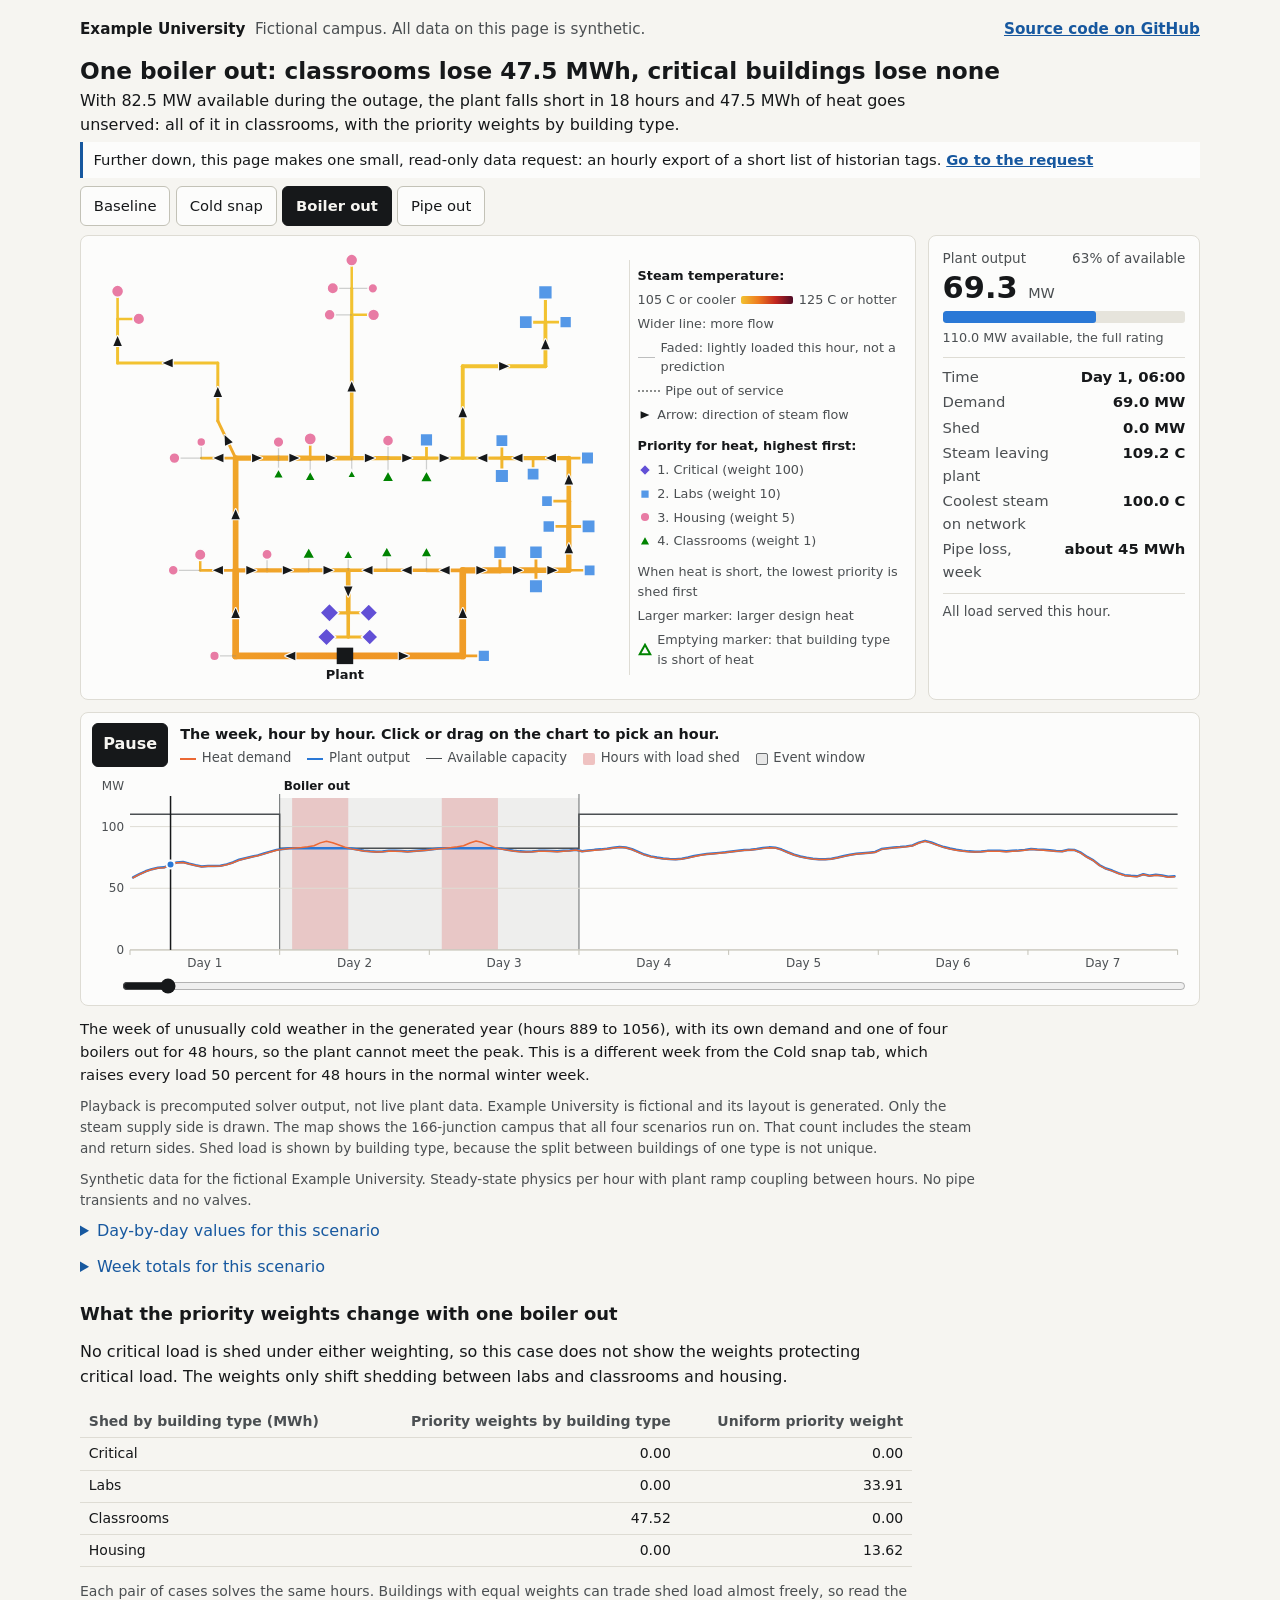
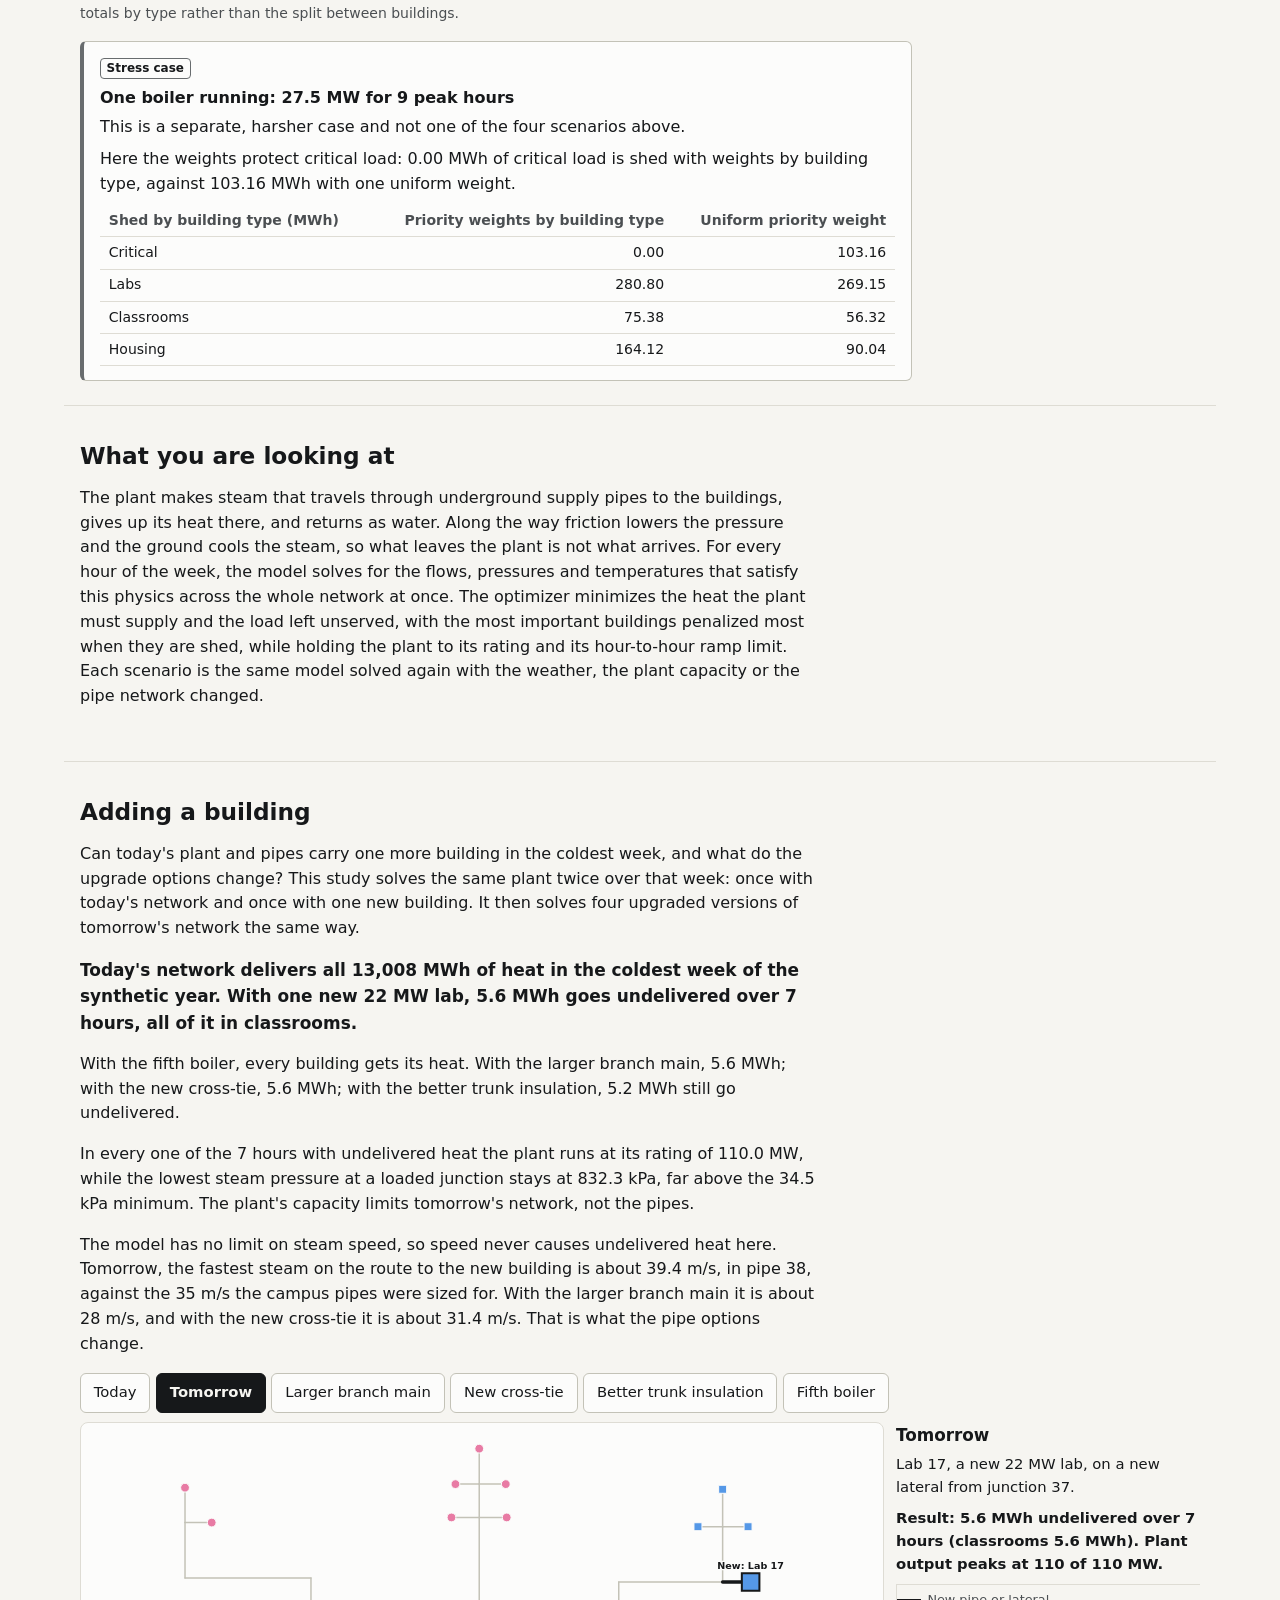
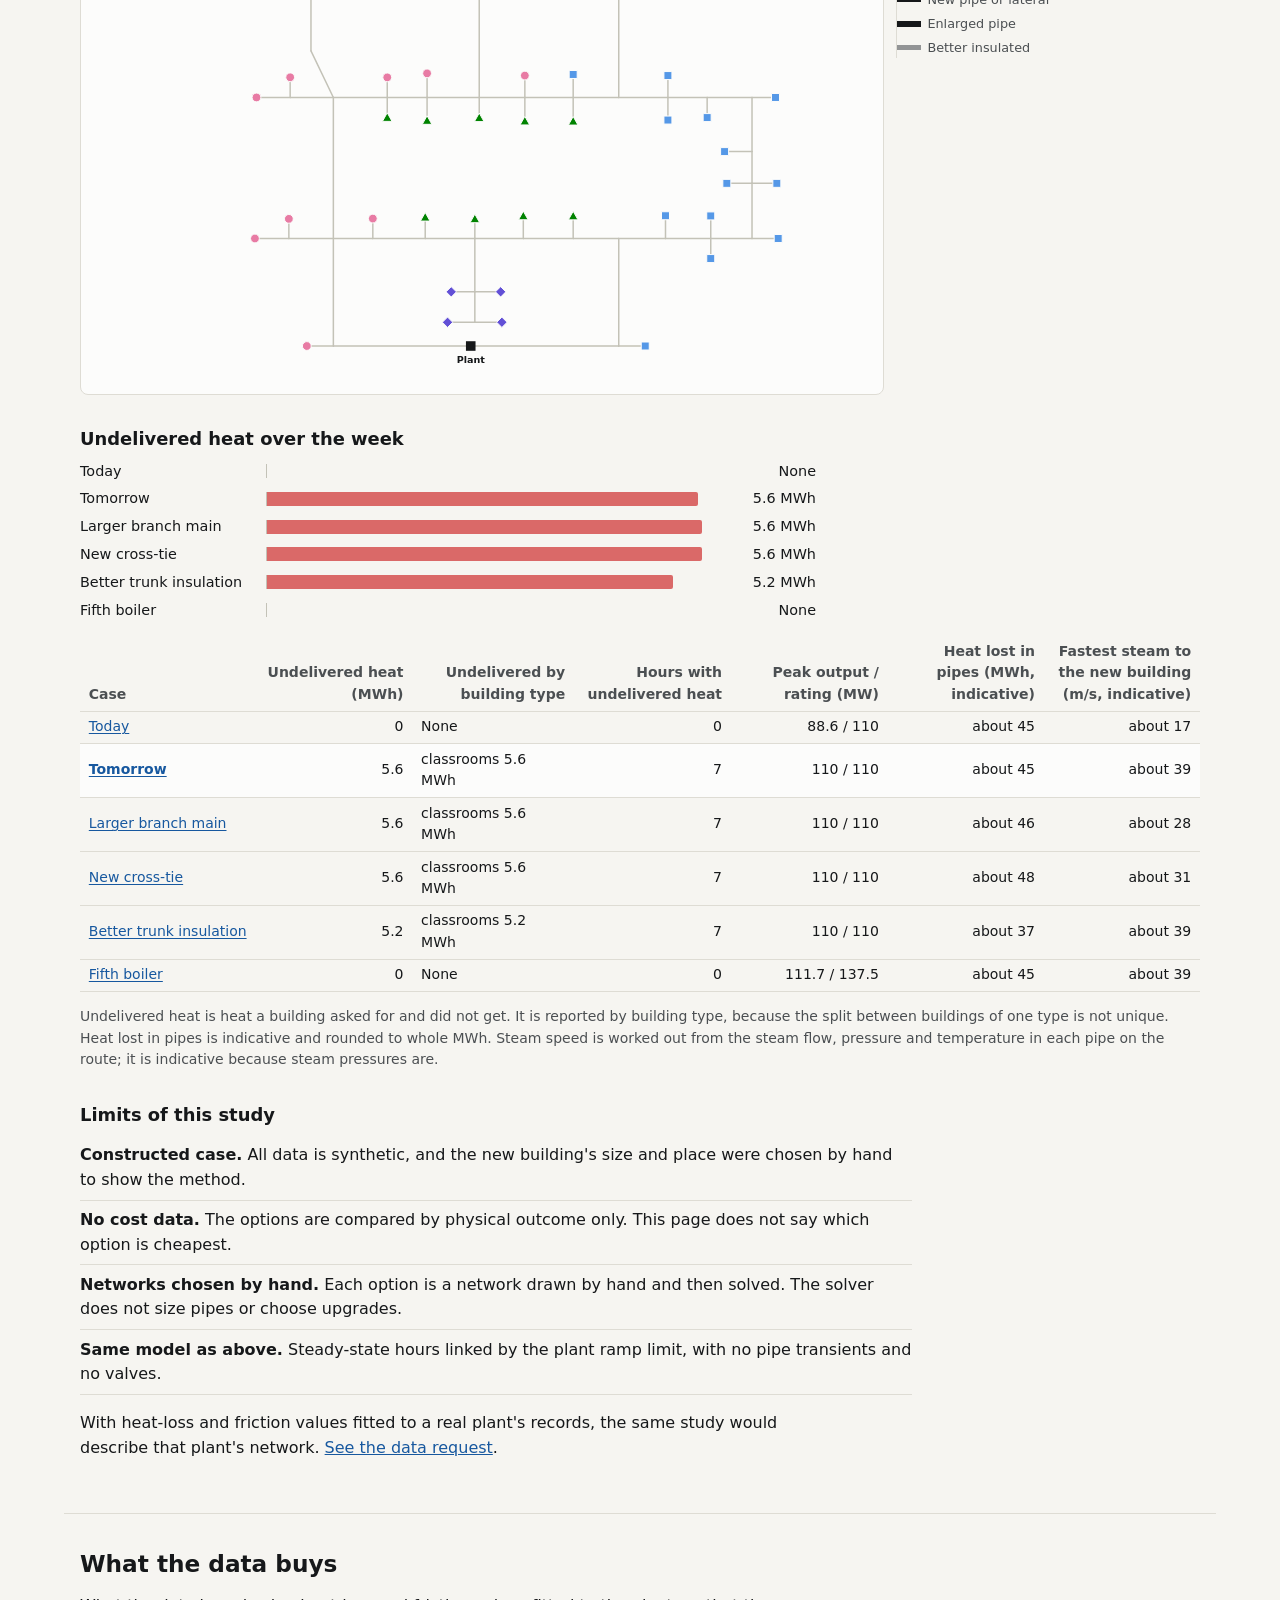
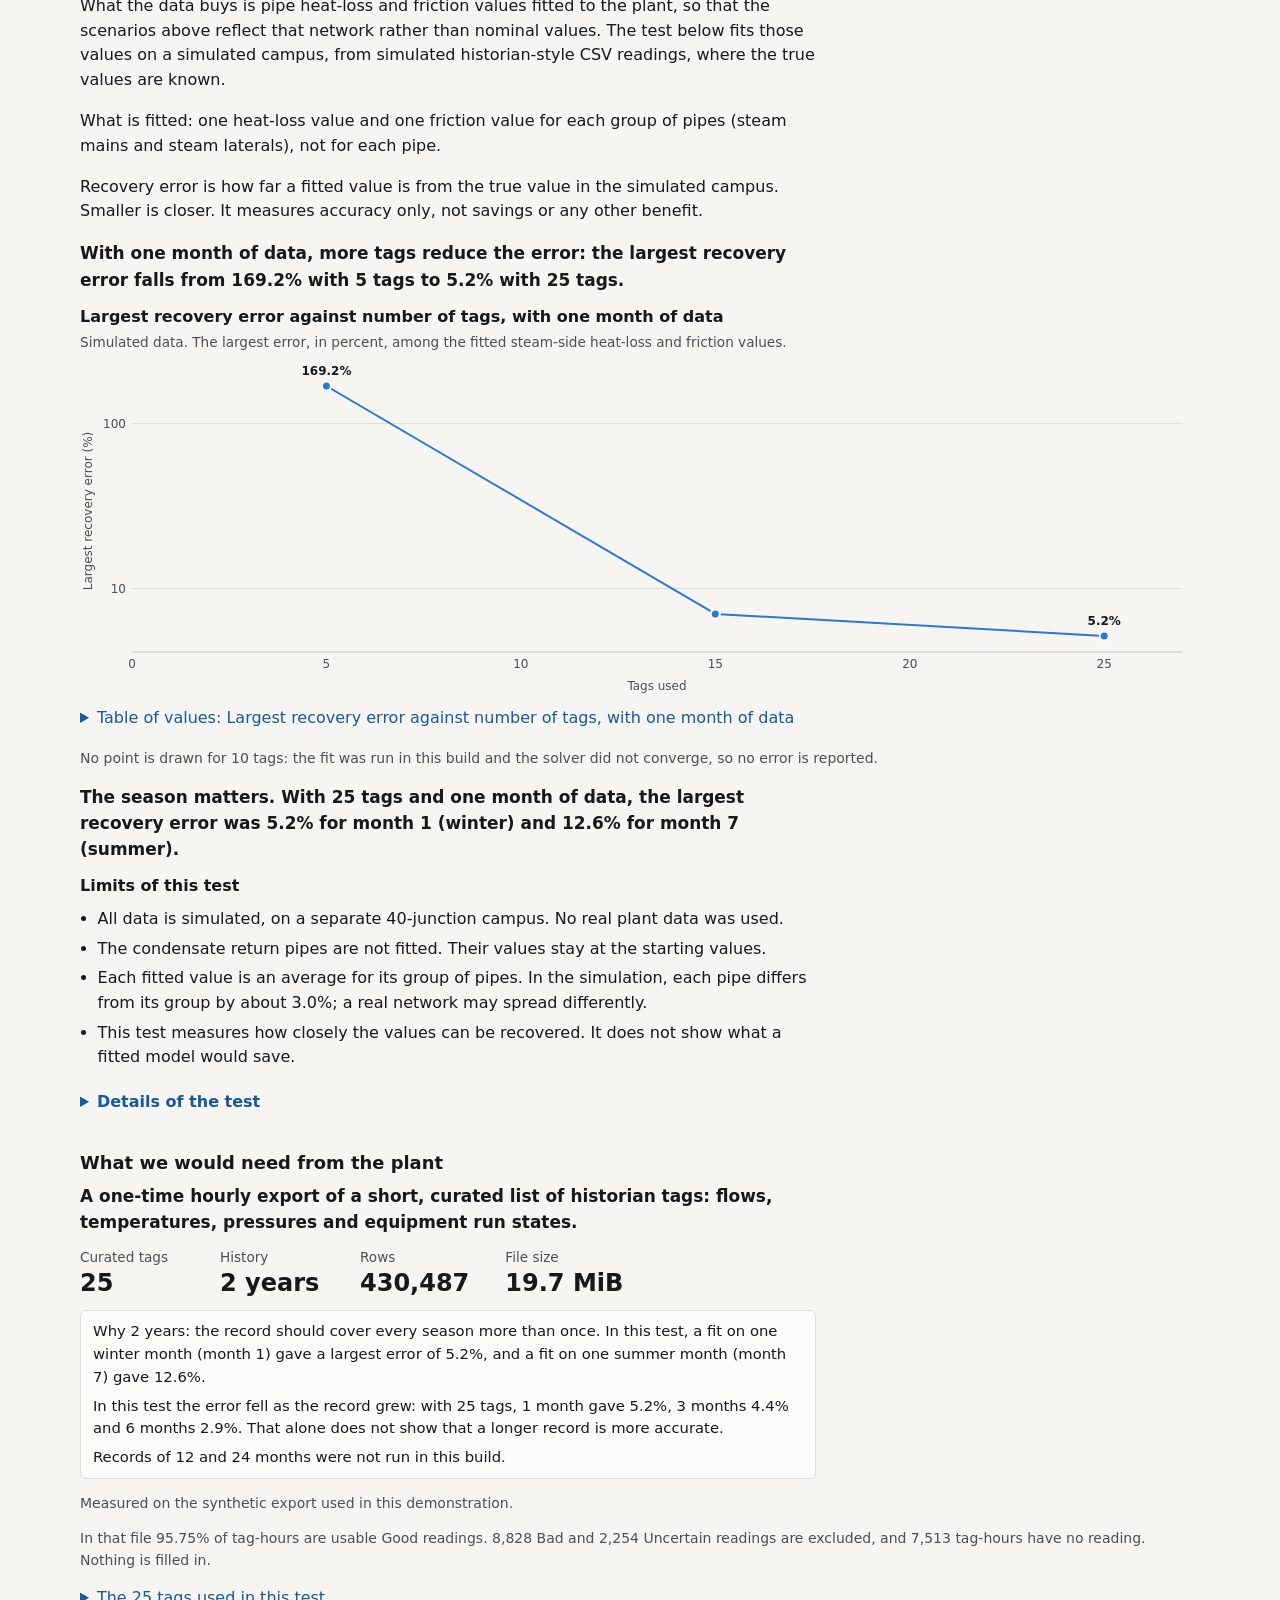
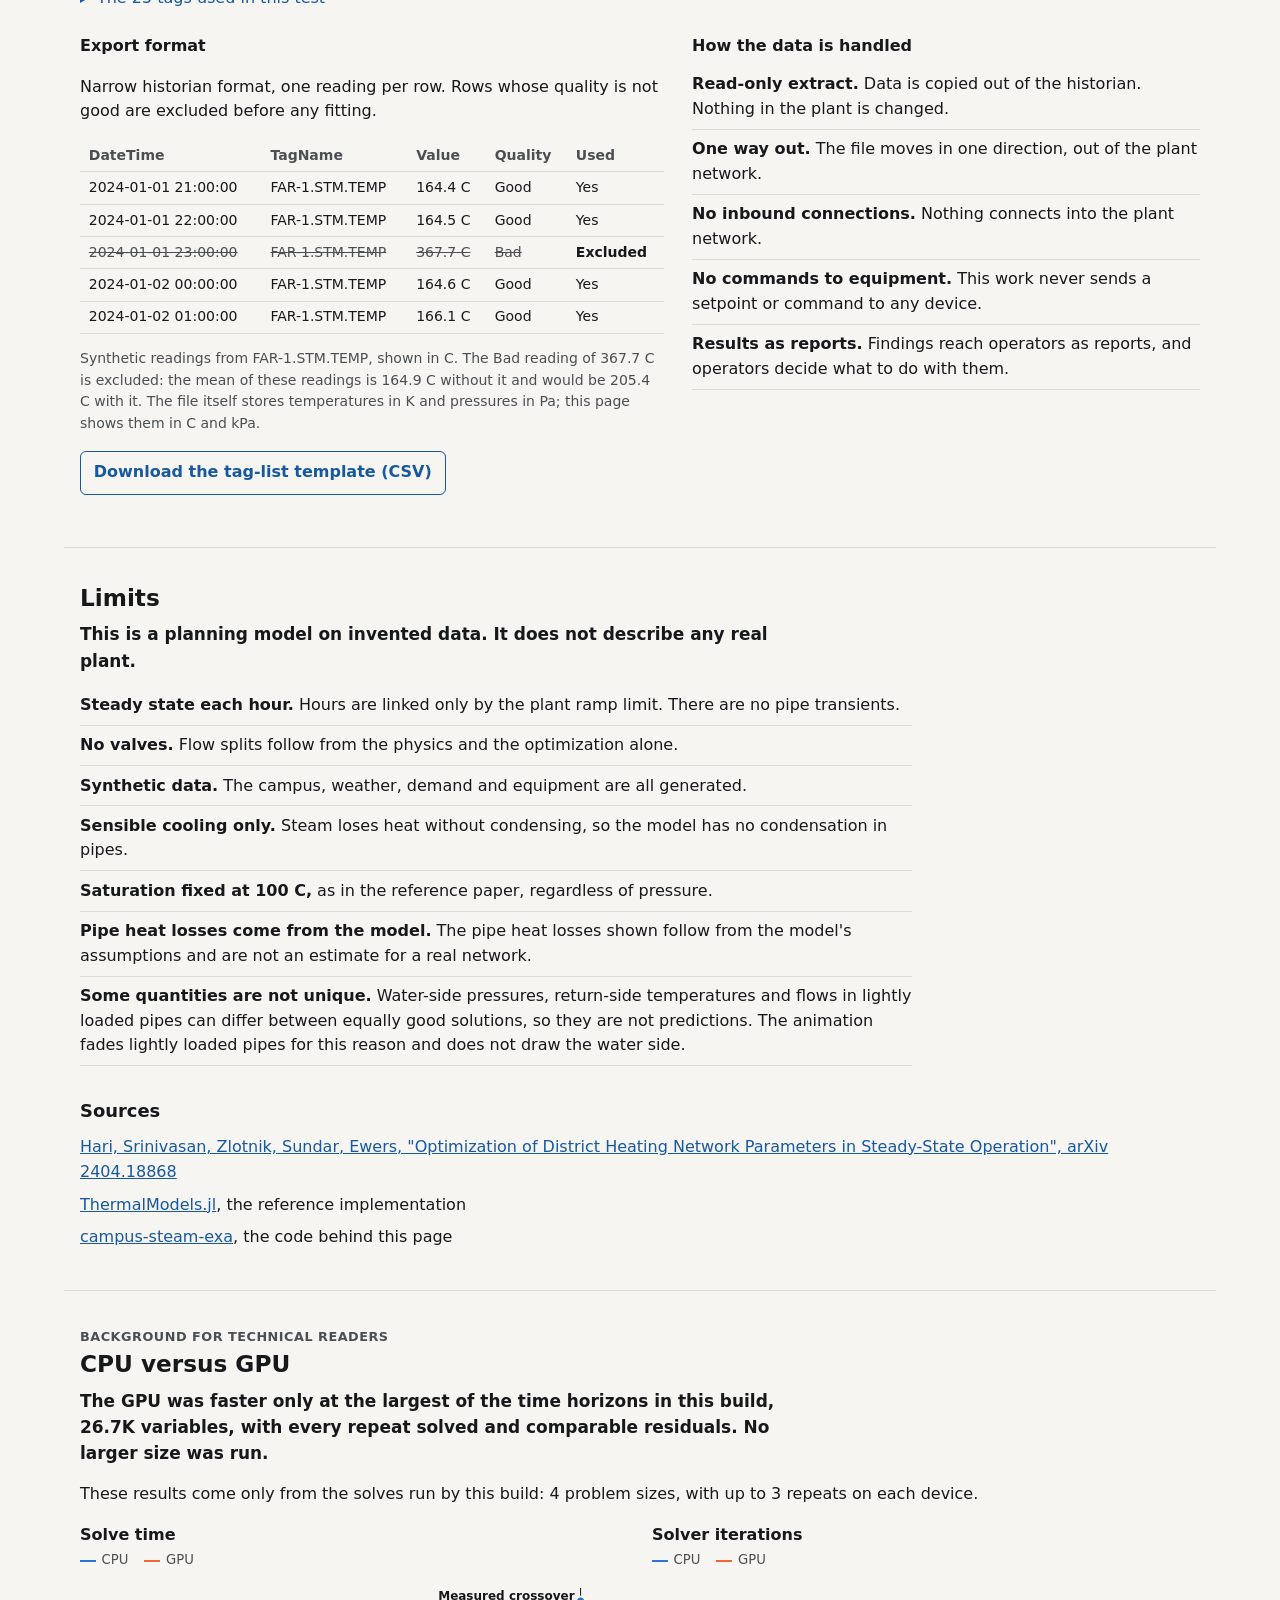
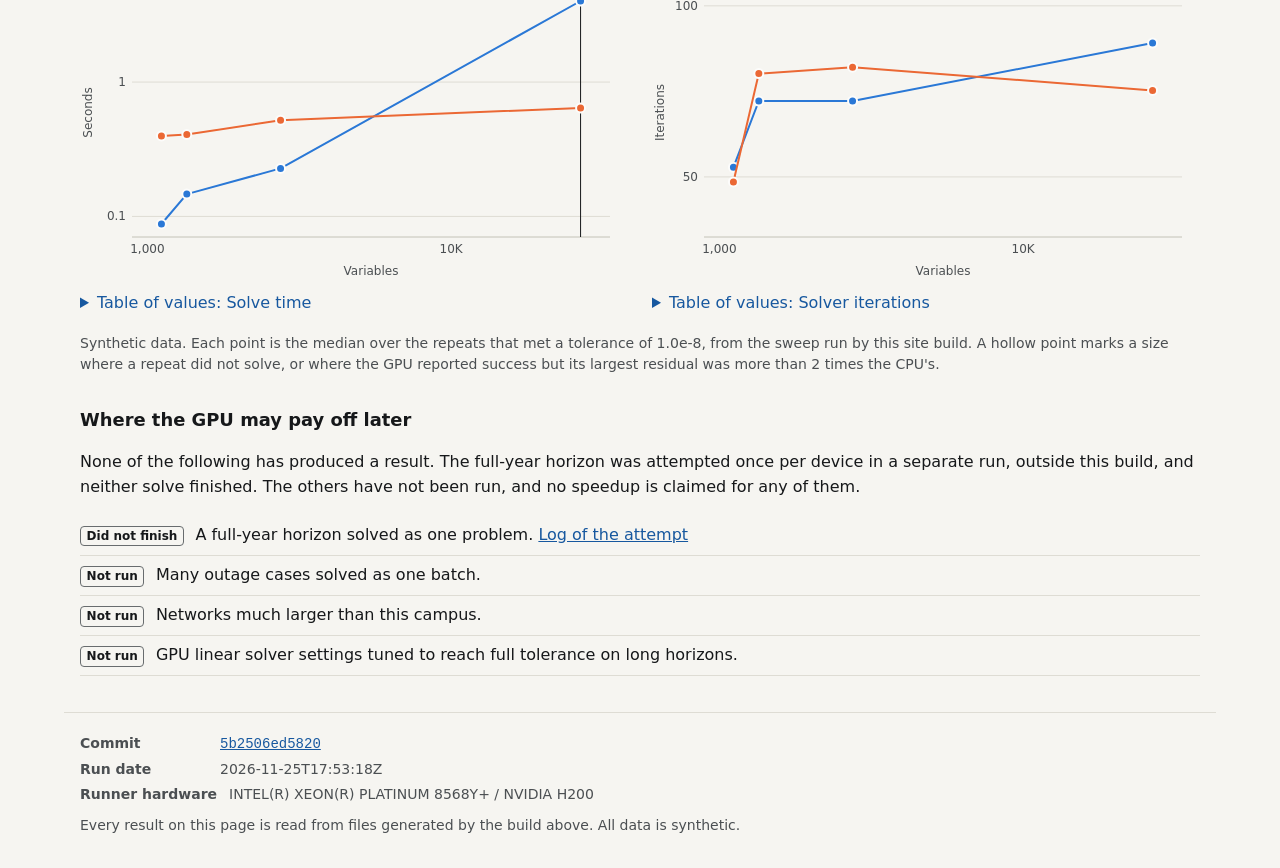
<file: index.html>
<!doctype html>
<html lang="en">
<head>
<meta charset="utf-8">
<meta name="viewport" content="width=device-width, initial-scale=1">
<title>Example University campus steam demonstration</title>
<meta name="description" content="Hour-by-hour steam network optimization on a fictional campus, using entirely synthetic data.">
<link rel="stylesheet" href="assets/site.css">
<script type="module" src="assets/main.js"></script>
</head>
<body>
<a class="skip" href="#explain">Skip the animation</a>

<header class="masthead wrap">
  <p class="brand">Example University <span>Fictional campus. All data on this page is synthetic.</span></p>
  <a class="source-link" href="https://github.com/exanauts/campus-steam-exa">Source code on GitHub</a>
</header>

<main>
<section class="hero wrap" id="hero" aria-labelledby="hero-title">
  <h1 id="hero-title">How a campus steam network carries a hard week</h1>
  <p class="hero-sub" id="hero-sub" hidden></p>
  <p class="request-note">Further down, this page makes one small, read-only data request: an hourly export of a short list of historian tags. <a href="#ask-title">Go to the request</a></p>

  <fieldset class="scenarios" id="scenario-switch">
    <legend>Scenario</legend>
    <label><input type="radio" name="scenario" value="baseline"><span>Baseline</span></label>
    <label><input type="radio" name="scenario" value="cold_snap"><span>Cold snap</span></label>
    <label><input type="radio" name="scenario" value="plant_derate" checked><span>Boiler out</span></label>
    <label><input type="radio" name="scenario" value="pipe_out"><span>Pipe out</span></label>
  </fieldset>

  <div class="stage">
    <figure class="map-card">
      <div class="map" id="map"></div>
      <div class="map-key" id="map-key" hidden></div>
    </figure>
    <aside class="panel" id="panel" aria-label="Plant status at the selected hour" hidden></aside>
    <div class="transport" id="transport" hidden>
      <div class="timeline-head">
        <button type="button" id="play" class="play" aria-pressed="false">Play</button>
        <div>
          <p class="timeline-title">The week, hour by hour. Click or drag on the chart to pick an hour.</p>
          <ul class="legend" id="timeline-legend"></ul>
        </div>
      </div>
      <div class="timeline" id="timeline"></div>
      <input type="range" id="scrubber" min="0" max="0" value="0" step="1" aria-label="Hour of the week">
    </div>
  </div>

  <p class="hero-context" id="hero-context" hidden></p>
  <p class="caption">Playback is precomputed solver output, not live plant data. Example University is fictional and its layout is generated. Only the steam supply side is drawn. <span id="campus-size"></span> Shed load is shown by building type, because the split between buildings of one type is not unique.</p>
  <p class="caption" id="hero-labels" hidden></p>
  <p class="sr-only" id="hero-live" aria-live="polite"></p>
  <div class="hero-tables" id="hero-tables"></div>
</section>

<section class="wrap band" id="explain" aria-labelledby="explain-title">
  <h2 id="explain-title">What you are looking at</h2>
  <p class="prose">The plant makes steam that travels through underground supply pipes to the buildings, gives up its heat there, and returns as water. Along the way friction lowers the pressure and the ground cools the steam, so what leaves the plant is not what arrives. For every hour of the week, the model solves for the flows, pressures and temperatures that satisfy this physics across the whole network at once. The optimizer minimizes the heat the plant must supply and the load left unserved, with the most important buildings penalized most when they are shed, while holding the plant to its rating and its hour-to-hour ramp limit. Each scenario is the same model solved again with the weather, the plant capacity or the pipe network changed.</p>
</section>

<section class="wrap band" id="expansion" aria-labelledby="expansion-title">
  <h2 id="expansion-title">Adding a building</h2>
  <p class="prose">Can today's plant and pipes carry one more building in the coldest week, and what do the upgrade options change? This study solves the same plant twice over that week: once with today's network and once with one new building. It then solves four upgraded versions of tomorrow's network the same way.</p>
  <div id="expansion-body"></div>
  <h3>Limits of this study</h3>
  <ul class="limits">
    <li><strong>Constructed case.</strong> All data is synthetic, and the new building's size and place were chosen by hand to show the method.</li>
    <li><strong>No cost data.</strong> The options are compared by physical outcome only. This page does not say which option is cheapest.</li>
    <li><strong>Networks chosen by hand.</strong> Each option is a network drawn by hand and then solved. The solver does not size pipes or choose upgrades.</li>
    <li><strong>Same model as above.</strong> Steady-state hours linked by the plant ramp limit, with no pipe transients and no valves.</li>
  </ul>
  <p class="prose">With heat-loss and friction values fitted to a real plant's records, the same study would describe that plant's network. <a href="#ask-title">See the data request</a>.</p>
</section>

<section class="wrap band" id="data-buys" aria-labelledby="data-title">
  <h2 id="data-title">What the data buys</h2>
  <div id="calibration"></div>

  <h3 id="ask-title">What we would need from the plant</h3>
  <p class="lead" id="ask-lead">A one-time hourly export of a short, curated list of historian tags: flows, temperatures, pressures and equipment run states.</p>
  <div id="ask-figures"></div>

  <div class="ask-grid">
    <div>
      <h4>Export format</h4>
      <p>Narrow historian format, one reading per row. Rows whose quality is not good are excluded before any fitting.</p>
      <div class="table-scroll" tabindex="0" role="region" aria-label="Example of the export format">
        <table class="sample" id="sample-table">
          <caption class="sr-only">Example rows in the export format, with one bad-quality row excluded</caption>
          <thead><tr><th scope="col">DateTime</th><th scope="col">TagName</th><th scope="col">Value</th><th scope="col">Quality</th><th scope="col">Used</th></tr></thead>
          <tbody id="sample-body"></tbody>
        </table>
      </div>
      <p class="note" id="sample-note"></p>
      <p id="template-slot"></p>
    </div>
    <div>
      <h4>How the data is handled</h4>
      <ul class="posture">
        <li><strong>Read-only extract.</strong> Data is copied out of the historian. Nothing in the plant is changed.</li>
        <li><strong>One way out.</strong> The file moves in one direction, out of the plant network.</li>
        <li><strong>No inbound connections.</strong> Nothing connects into the plant network.</li>
        <li><strong>No commands to equipment.</strong> This work never sends a setpoint or command to any device.</li>
        <li><strong>Results as reports.</strong> Findings reach operators as reports, and operators decide what to do with them.</li>
      </ul>
    </div>
  </div>
</section>


<section class="wrap band" id="limits" aria-labelledby="limits-title">
  <h2 id="limits-title">Limits</h2>
  <p class="lead">This is a planning model on invented data. It does not describe any real plant.</p>
  <ul class="limits">
    <li><strong>Steady state each hour.</strong> Hours are linked only by the plant ramp limit. There are no pipe transients.</li>
    <li><strong>No valves.</strong> Flow splits follow from the physics and the optimization alone.</li>
    <li><strong>Synthetic data.</strong> The campus, weather, demand and equipment are all generated.</li>
    <li><strong>Sensible cooling only.</strong> Steam loses heat without condensing, so the model has no condensation in pipes.</li>
    <li><strong>Saturation fixed at 100 C,</strong> as in the reference paper, regardless of pressure.</li>
    <li><strong>Pipe heat losses come from the model.</strong> The pipe heat losses shown follow from the model's assumptions and are not an estimate for a real network.</li>
    <li><strong>Some quantities are not unique.</strong> Water-side pressures, return-side temperatures and flows in lightly loaded pipes can differ between equally good solutions, so they are not predictions. The animation fades lightly loaded pipes for this reason and does not draw the water side.</li>
  </ul>
  <h3>Sources</h3>
  <ul class="links">
    <li><a href="https://arxiv.org/abs/2404.18868">Hari, Srinivasan, Zlotnik, Sundar, Ewers, "Optimization of District Heating Network Parameters in Steady-State Operation", arXiv 2404.18868</a></li>
    <li><a href="https://github.com/lanl-ansi/ThermalModels.jl">ThermalModels.jl</a>, the reference implementation</li>
    <li><a href="https://github.com/exanauts/campus-steam-exa">campus-steam-exa</a>, the code behind this page</li>
  </ul>
</section>

<section class="wrap band" id="cpu-gpu" aria-labelledby="gpu-title">
  <p class="eyebrow">Background for technical readers</p>
  <h2 id="gpu-title">CPU versus GPU</h2>
  <div id="benchmarks"></div>
  <h3>Where the GPU may pay off later</h3>
  <p>None of the following has produced a result. The full-year horizon was attempted once per device in a separate run, outside this build, and neither solve finished. The others have not been run, and no speedup is claimed for any of them.</p>
  <ul class="roadmap">
    <li><span class="tag">Did not finish</span> A full-year horizon solved as one problem. <a href="https://github.com/exanauts/campus-steam-exa/blob/main/results/logs/benchmarks_year_attempt.txt">Log of the attempt</a></li>
    <li><span class="tag">Not run</span> Many outage cases solved as one batch.</li>
    <li><span class="tag">Not run</span> Networks much larger than this campus.</li>
    <li><span class="tag">Not run</span> GPU linear solver settings tuned to reach full tolerance on long horizons.</li>
  </ul>
</section>
</main>

<footer class="wrap foot">
  <dl>
    <div><dt>Commit</dt><dd id="commit">Not available in this build</dd></div>
    <div><dt>Run date</dt><dd id="run-date">Not available in this build</dd></div>
    <div><dt>Runner hardware</dt><dd id="hardware">Not available in this build</dd></div>
  </dl>
  <p>Every result on this page is read from files generated by the build above. All data is synthetic.</p>
</footer>
<noscript><p class="wrap">This page needs JavaScript to draw its charts. All data on it is synthetic.</p></noscript>
<div class="tip" id="tip" hidden></div>
</body>
</html>
</file>
<file: assets/site.css>
:root {
  color-scheme: light dark;
  --bg: #f6f5f1; --surface: #fcfcfb; --ink: #16181a; --ink-2: #4b4f52; --ink-3: #686c6e;
  --rule: #dedcd4; --axis: #c3c2b7; --link: #17589f; --accent: #17589f;
  --s1: #2a78d6; --s2: #eb6834;
  --bldg: #6f8091; --shed: #d03b3b; --out: #8b8d8c;
  --hot-0: #f2c230; --hot-1: #ee7b1f; --hot-2: #c2261f; --hot-3: #4d0a26;
  --t-critical: #6250d6; --t-lab: #5598e7; --t-classroom: #008300; --t-housing: #e87ba4;
  --meter-track: #e6e4dc; --meter-fill: #2a78d6; --meter-off: #b9b7ad;
}
@media (prefers-color-scheme: dark) {
  :root {
    --bg: #121312; --surface: #1a1a19; --ink: #f0efec; --ink-2: #c3c2b7; --ink-3: #a3a29a;
    --rule: #2f2f2c; --axis: #454541; --link: #86b6ef; --accent: #86b6ef;
    --s1: #3987e5; --s2: #d95926;
    --bldg: #8496a8; --shed: #ef6a6a; --out: #8b8d8c;
    --hot-0: #6b2030; --hot-1: #c2261f; --hot-2: #ee7b1f; --hot-3: #ffe08a;
    --t-critical: #6250d6; --t-lab: #4f93e6; --t-classroom: #0ca30c; --t-housing: #d55181;
    --meter-track: #2c2c2a; --meter-fill: #3987e5; --meter-off: #55554f;
  }
}
* { box-sizing: border-box; }
[hidden] { display: none !important; }
html { -webkit-text-size-adjust: 100%; scroll-behavior: smooth; }
body { margin: 0; background: var(--bg); color: var(--ink); font: 1rem/1.55 system-ui, -apple-system, "Segoe UI", Roboto, sans-serif; overflow-wrap: break-word; }
.wrap { width: 100%; max-width: 72rem; margin-inline: auto; padding-inline: 16px; }
a { color: var(--link); }
:focus-visible { outline: 3px solid var(--accent); outline-offset: 2px; border-radius: 2px; }
.sr-only { position: absolute; width: 1px; height: 1px; overflow: hidden; clip-path: inset(50%); white-space: nowrap; }
.skip { position: absolute; left: 16px; top: -4rem; background: var(--surface); padding: .5rem .75rem; z-index: 10; }
.skip:focus { top: .5rem; }

.masthead { padding-top: .75rem; display: flex; flex-wrap: wrap; justify-content: space-between; align-items: baseline; gap: .25rem 1.25rem; }
.source-link { font-size: .95rem; font-weight: 600; white-space: nowrap; padding-block: .35rem; }
.brand { margin: 0; font-weight: 650; font-size: .95rem; display: flex; flex-wrap: wrap; gap: .1rem .6rem; }
.brand span { font-weight: 400; color: var(--ink-2); }

.hero { padding-top: .35rem; padding-bottom: 1.5rem; }
h1 { font-size: clamp(1.2rem, 1rem + .6vw, 1.45rem); line-height: 1.25; margin: .25rem 0 .2rem; text-wrap: pretty; }
.hero-sub { margin: 0 0 .25rem; color: var(--ink); max-width: 56rem; }
.hero-context { margin: .75rem 0 .2rem; font-size: .925rem; max-width: 56rem; }
h2 { font-size: 1.45rem; line-height: 1.2; margin: 0 0 .6rem; }
h3 { font-size: 1.12rem; margin: 1.9rem 0 .4rem; }
h4 { font-size: 1rem; margin: 0 0 .3rem; }
.band { padding-top: 2.25rem; padding-bottom: 2.25rem; border-top: 1px solid var(--rule); }
.prose, .lead { max-width: 46rem; }
.lead { font-size: 1.06rem; font-weight: 550; margin: 0 0 .75rem; }
.note { color: var(--ink-2); font-size: .875rem; }

.scenarios { border: 0; padding: 0; margin: .4rem 0 .6rem; display: flex; flex-wrap: wrap; gap: .35rem; }
.scenarios legend { position: absolute; width: 1px; height: 1px; overflow: hidden; clip-path: inset(50%); }
.scenarios label { position: relative; cursor: pointer; }
.scenarios input { position: absolute; inset: 0; opacity: 0; margin: 0; cursor: pointer; }
.scenarios span { display: block; min-height: 2.5rem; line-height: 1.3; padding: .55rem .8rem; border: 1px solid var(--axis); border-radius: 6px; background: var(--surface); font-size: .925rem; }
.scenarios input:checked + span { background: var(--ink); border-color: var(--ink); color: var(--bg); font-weight: 600; }
.scenarios input:focus-visible + span { outline: 3px solid var(--accent); outline-offset: 2px; }
.scenarios input:disabled + span { color: var(--ink-3); border-style: dashed; background: transparent; }
.scenarios label:has(input:disabled), .scenarios input:disabled { cursor: not-allowed; }

.stage { display: grid; gap: .75rem; grid-template-columns: minmax(0, 1fr); }
.stage.has-panel { grid-template-columns: minmax(0, 1fr) 17rem; grid-template-areas: "map panel" "transport transport"; }
.map-card { grid-area: map; }
.panel { grid-area: panel; }
.transport { grid-area: transport; }
.stage:not(.has-panel) > * { grid-area: auto; }
.map-card { margin: 0; background: var(--surface); border: 1px solid var(--rule); border-radius: 8px; padding: .4rem; min-width: 0; position: relative; }
.map { width: 100%; }
.map svg { display: block; width: 100%; height: auto; max-height: 50vh; touch-action: pan-y; }
.map .pipe { fill: none; stroke-linecap: round; vector-effect: non-scaling-stroke; }
.map .pipe.out { stroke: var(--out); stroke-dasharray: 2 6; }
.map .pipe.faded { stroke: var(--out); opacity: .4; }
.map .out-mark { stroke: var(--shed); stroke-width: 2.5; fill: none; vector-effect: non-scaling-stroke; }
.map .pipe-hit { stroke: transparent; stroke-width: 12; vector-effect: non-scaling-stroke; pointer-events: stroke; }
.map .bldg-fill { stroke: none; }
.map .bldg-outline { fill: var(--surface); fill-opacity: 0; stroke: var(--surface); stroke-width: 1.5; vector-effect: non-scaling-stroke; paint-order: stroke; }
.map .bldg-outline.short { stroke-width: 2; }
.map .t-critical { --t: var(--t-critical); } .map .t-lab { --t: var(--t-lab); }
.map .t-classroom { --t: var(--t-classroom); } .map .t-housing { --t: var(--t-housing); }
.map .bldg-fill { fill: var(--t); }
.map .bldg-outline.short { stroke: var(--t); }
.key-row { display: flex; flex-wrap: wrap; gap: .25rem 1.1rem; align-items: center; width: 100%; }
.key-mark { width: 14px; height: 14px; flex: none; }
.map .plant { fill: var(--ink); }
.map text { fill: var(--ink); font-weight: 650; paint-order: stroke; stroke: var(--surface); stroke-linejoin: round; }
.map-key { display: flex; flex-wrap: wrap; gap: .25rem 1.1rem; padding: .35rem .3rem .15rem; font-size: .8rem; color: var(--ink-2); align-items: center; }
.map-key { flex-direction: column; align-items: stretch; }
.map-key .key-row > span { display: inline-flex; align-items: center; gap: .35rem; }
.ramp { width: 96px; height: 8px; border-radius: 2px; background: linear-gradient(90deg, var(--hot-0), var(--hot-1), var(--hot-2), var(--hot-3)); display: inline-block; }
.swatch { width: 11px; height: 11px; display: inline-block; background: var(--bldg); }
.swatch.shed { background: linear-gradient(var(--shed) 50%, var(--bldg) 50%); outline: 1.5px solid var(--shed); }
.line-key { width: 22px; height: 0; display: inline-block; border-top: 2px dotted var(--out); }
.line-key.faded { border-top: 1.5px solid var(--out); opacity: .55; }
.evidence { margin-top: 1.25rem; max-width: 52rem; }
.evidence-title { font-size: 1.12rem; margin: 0 0 .35rem; }
.evidence table th[scope="row"] { text-align: left; font-weight: 500; }
.stress { margin-top: 1rem; padding: .85rem 1rem; background: var(--surface); border: 1px solid var(--axis); border-left: 4px solid var(--ink-3); border-radius: 6px; }
.stress h3 { margin: .35rem 0 .25rem; font-size: 1rem; }
.stress p { margin: 0 0 .5rem; }

.panel { background: var(--surface); border: 1px solid var(--rule); border-radius: 8px; padding: .75rem .85rem; min-width: 0; font-size: .925rem; }
.gauge-head { display: flex; justify-content: space-between; align-items: baseline; gap: .5rem; color: var(--ink-2); font-size: .85rem; }
.gauge-value { font-size: 1.9rem; font-weight: 650; line-height: 1.15; margin: .1rem 0 .3rem; }
.gauge-value small { font-size: .9rem; font-weight: 400; color: var(--ink-2); }
.meter { position: relative; height: 12px; background: var(--meter-track); border-radius: 3px; overflow: hidden; }
.meter i { position: absolute; top: 0; bottom: 0; left: 0; display: block; }
.meter .fill { background: var(--meter-fill); border-radius: 3px; }
.meter .off { right: 0; left: auto; background: repeating-linear-gradient(135deg, var(--meter-off) 0 3px, transparent 3px 6px); }
.gauge-foot { font-size: .8rem; color: var(--ink-2); margin: .3rem 0 .6rem; min-height: 1.25em; }
.readout { margin: 0; display: grid; grid-template-columns: minmax(0, 1fr) auto; gap: .15rem .75rem; border-top: 1px solid var(--rule); padding-top: .5rem; }
.readout dt { color: var(--ink-2); }
.readout dd { margin: 0; text-align: right; font-variant-numeric: tabular-nums; font-weight: 550; white-space: nowrap; }
.shed-now { margin: .55rem 0 0; padding-top: .45rem; border-top: 1px solid var(--rule); font-size: .85rem; color: var(--ink-2); min-height: 4.2em; }
.shed-now b { color: var(--ink); font-weight: 600; }

.transport { min-width: 0; background: var(--surface); border: 1px solid var(--rule); border-radius: 8px; padding: .6rem .7rem .4rem; }
.play { min-width: 4.75rem; min-height: 2.75rem; border: 1px solid var(--ink); background: var(--ink); color: var(--bg); border-radius: 6px; font: inherit; font-weight: 600; cursor: pointer; flex: none; }
.timeline-head { display: flex; align-items: flex-start; gap: .75rem; }
.timeline-head > div { min-width: 0; }
.timeline-title { margin: 0 0 .2rem; font-size: .9rem; font-weight: 600; }
.timeline-head .legend { margin: 0; }
.timeline { margin-top: .35rem; }
.timeline svg { display: block; width: 100%; height: auto; overflow: visible; touch-action: pan-y; user-select: none; -webkit-user-select: none; }
.timeline text { fill: var(--ink-2); font-size: 12px; }
.timeline .grid { stroke: var(--rule); stroke-width: 1; }
.timeline .base { stroke: var(--axis); stroke-width: 1; }
.timeline .tl-tick { font-variant-numeric: tabular-nums; }
.tl-event { fill: var(--ink); opacity: .06; }
.tl-event-edge { stroke: var(--ink-3); stroke-width: 1; }
.timeline .tl-event-label { fill: var(--ink); font-weight: 600; }
.tl-shed { fill: var(--shed); opacity: .22; }
.tl-capacity { fill: none; stroke: var(--ink-2); stroke-width: 1.5; }
.tl-demand, .tl-output { fill: none; stroke-width: 2; stroke-linejoin: round; stroke-linecap: round; }
.tl-demand { stroke: var(--s2); stroke-width: 1.5; }
.tl-output { stroke-width: 2.5; }
.tl-output { stroke: var(--s1); }
.tl-hover { stroke: var(--ink-3); stroke-width: 1; pointer-events: none; }
.tl-cursor { stroke: var(--ink); stroke-width: 1.5; pointer-events: none; }
.tl-dot { fill: var(--s1); stroke: var(--surface); stroke-width: 2; pointer-events: none; }
.tl-hit { fill: transparent; cursor: ew-resize; }
.legend i.ln-demand, .tip-key.ln-demand { border-color: var(--s2); }
.legend i.ln-output, .tip-key.ln-output { border-color: var(--s1); }
.legend i.ln-capacity, .tip-key.ln-capacity { border-color: var(--ink-2); border-top-width: 1.5px; }
.legend i.sw-shed, .legend i.sw-event { width: 12px; height: 12px; border: 0; border-radius: 2px; }
.legend i.sw-shed { background: color-mix(in srgb, var(--shed) 30%, var(--surface)); }
.legend i.sw-event { background: color-mix(in srgb, var(--ink) 9%, var(--surface)); border: 1px solid var(--ink-3); }
.tip-key { display: inline-block; width: 12px; height: 0; border-top: 2px solid; margin-right: .35rem; vertical-align: middle; }
.tip-key.sw-shed { height: 8px; border: 0; background: var(--shed); opacity: .5; }
.tip strong { font-variant-numeric: tabular-nums; }
#scrubber { display: block; width: 100%; margin: 0; height: 24px; accent-color: var(--ink); cursor: pointer; }
.request-note { margin: .1rem 0 .5rem; padding: .4rem .65rem; border-left: 3px solid var(--accent); background: var(--surface); font-size: .925rem; }
.request-note a { font-weight: 600; white-space: nowrap; }
.eyebrow { margin: 0 0 .2rem; font-size: .8rem; font-weight: 650; letter-spacing: .04em; text-transform: uppercase; color: var(--ink-2); }
.map .flow-arrow, .key-mark .flow-arrow { fill: var(--ink); stroke: var(--surface); stroke-linejoin: round; paint-order: stroke; pointer-events: none; }
.key-mark .flow-arrow { stroke-width: 1.5; }
.cal-details { max-width: 52rem; margin-top: 1.25rem; }
.cal-details > summary { font-weight: 600; }
.why-years { max-width: 46rem; margin: .75rem 0 0; padding: .55rem .75rem; background: var(--surface); border: 1px solid var(--rule); border-radius: 6px; font-size: .925rem; }
.why-years p { margin: 0 0 .35rem; }
.why-years p:last-child { margin-bottom: 0; }
@media (max-width: 30rem) {
  /* The note under the table names the tag, so the exclusion stays in view on a phone. */
  .sample th:nth-child(2), .sample td:nth-child(2) { display: none; }
  .sample th, .sample td { padding-inline: .3rem; }
  .sample td:first-child { white-space: normal; }
}
.caption { font-size: .85rem; color: var(--ink-2); margin: .6rem 0 .4rem; max-width: 56rem; }

details { margin-top: .5rem; }
summary { cursor: pointer; color: var(--link); min-height: 1.75rem; }
.table-scroll { overflow-x: auto; max-width: 100%; }
table { border-collapse: collapse; width: 100%; font-size: .875rem; font-variant-numeric: tabular-nums; }
caption { text-align: left; }
th, td { text-align: right; padding: .3rem .55rem; border-bottom: 1px solid var(--rule); white-space: nowrap; }
th:first-child, td:first-child { text-align: left; }
thead th { color: var(--ink-2); font-weight: 600; }
.sample td, .sample th, .text-table td, .text-table th { text-align: left; }
.text-table td { white-space: normal; }
.sample tr.bad td { color: var(--ink-2); text-decoration: line-through; }
.sample tr.bad td:last-child { text-decoration: none; color: var(--ink); font-weight: 650; }

.na { background: var(--surface); border: 1px dashed var(--axis); border-radius: 8px; padding: 1.1rem 1rem; margin: 0; color: var(--ink-2); }
.na strong { display: block; color: var(--ink); }
.map .na { border: 0; min-height: 15rem; display: flex; flex-direction: column; justify-content: center; text-align: center; }

.ask-grid { display: grid; gap: 1.75rem; grid-template-columns: minmax(0, 1fr); margin-top: 1.25rem; }
.ask-grid > div { min-width: 0; }
.stats { display: flex; flex-wrap: wrap; gap: .5rem 2.25rem; margin: .5rem 0 0; }
.stats div { min-width: 6.5rem; }
.stats dt { color: var(--ink-2); font-size: .85rem; }
.stats dd { margin: 0; font-size: 1.5rem; font-weight: 650; line-height: 1.25; }
.posture, .limits, .links, .roadmap { padding-left: 0; list-style: none; margin: .4rem 0 0; }
.posture li, .limits li, .roadmap li { padding: .45rem 0; border-bottom: 1px solid var(--rule); }
.links li { padding: .25rem 0; }
.limits { max-width: 52rem; }
.tag { display: inline-block; font-size: .75rem; font-weight: 650; border: 1px solid var(--ink-3); border-radius: 4px; padding: 0 .35rem; margin-right: .4rem; white-space: nowrap; }
.months-table { max-width: 26rem; }
.scope { max-width: 46rem; margin: .5rem 0 0; padding-left: 1.1rem; }
.scope li { margin-bottom: .3rem; }
.download { display: inline-block; padding: .55rem .8rem; border: 1px solid var(--link); border-radius: 6px; font-weight: 600; text-decoration: none; }

.charts { display: grid; gap: 1.5rem; grid-template-columns: minmax(0, 1fr); margin-top: .75rem; }
.chart { min-width: 0; }
.chart h4 { margin: 0 0 .15rem; font-size: 1rem; }
.chart .sub { margin: 0 0 .3rem; font-size: .85rem; color: var(--ink-2); }
.chart svg { display: block; width: 100%; height: auto; overflow: visible; }
.chart svg:focus-visible { outline-offset: 4px; }
.chart text { fill: var(--ink-2); font-size: 12px; }
.chart .grid { stroke: var(--rule); stroke-width: 1; }
.chart .base { stroke: var(--axis); stroke-width: 1; }
.chart .ln { fill: none; stroke-width: 2; stroke-linejoin: round; stroke-linecap: round; }
.chart .cross { stroke: var(--ink-3); stroke-width: 1; }
.chart .mark-line { stroke: var(--ink); stroke-width: 1; }
.chart .dlabel { fill: var(--ink); font-weight: 600; }
.legend { display: flex; flex-wrap: wrap; gap: .2rem 1rem; margin: 0 0 .3rem; padding: 0; list-style: none; font-size: .825rem; color: var(--ink-2); }
.legend li { display: inline-flex; align-items: center; gap: .35rem; }
.legend i { width: 16px; height: 0; border-top: 2px solid; display: inline-block; }
.legend i.hollow { width: 10px; height: 10px; border: 2px solid var(--ink-2); border-radius: 50%; background: var(--surface); }
.tip { position: fixed; z-index: 20; pointer-events: none; background: var(--surface); color: var(--ink); border: 1px solid var(--axis); border-radius: 6px; padding: .35rem .55rem; font-size: .8rem; max-width: 15rem; box-shadow: 0 2px 8px rgb(0 0 0 / .18); }
.tip[hidden] { display: none; }
.tip b { display: block; }
.tip .k { color: var(--ink-2); }
.foot { padding-top: 1.25rem; padding-bottom: 2rem; border-top: 1px solid var(--rule); color: var(--ink-2); font-size: .875rem; }
.foot dl { margin: 0 0 .6rem; display: grid; gap: .2rem; }
.foot dl div { display: flex; flex-wrap: wrap; gap: 0 .75rem; }
.foot dt { font-weight: 600; min-width: 8rem; }
.foot dd { margin: 0; min-width: 0; }
.foot p { margin: 0; }

@media (min-width: 48rem) {
  .ask-grid { grid-template-columns: minmax(0, 1.15fr) minmax(0, 1fr); }
  .charts.two { grid-template-columns: repeat(2, minmax(0, 1fr)); }
}
@media (max-width: 52rem) {
  .stage.has-panel { grid-template-columns: minmax(0, 1fr); grid-template-areas: "map" "transport" "panel"; }
  .map svg { max-height: none; }
}
@media (prefers-reduced-motion: reduce) { html { scroll-behavior: auto; } }
@media (forced-colors: active) {
  .meter .fill { background: Highlight; }
  .scenarios input:checked + span { outline: 2px solid Highlight; }
}
.map-key .key-lead { font-weight: 600; color: var(--ink); }
/* On wide screens the key sits beside the map, so the timeline below stays near the first screen. */
@media (min-width: 64rem) {
  .map-card { display: grid; grid-template-columns: minmax(0, 1fr) 17.5rem; align-items: center; gap: .5rem; }
  .map-key { padding: .35rem .5rem; border-left: 1px solid var(--rule); }
  .map-key .key-row + .key-row { margin-top: .45rem; }
  .map-key .key-ramp { white-space: nowrap; }
  .map-key .ramp { width: 52px; }
}

/* Adding a building (expansion.js). */
.xp-picker { margin-top: 1rem; }
.xp-stage { display: grid; gap: .75rem; grid-template-columns: minmax(0, 1fr); align-items: start; }
.xp-stage > .xp-map-card { grid-area: auto; display: block; }
.xp-map svg { display: block; width: 100%; height: auto; max-height: 62vh; }
.xp-map .xp-pipe { stroke: var(--axis); stroke-width: 1.5; stroke-linecap: round; vector-effect: non-scaling-stroke; }
.xp-map .xp-added, .xp-map .xp-upsized, .xp-map .xp-insulated { fill: none; stroke: var(--ink); stroke-linecap: round; vector-effect: non-scaling-stroke; }
.xp-map .xp-added { stroke-width: 3.5; }
.xp-map .xp-upsized { stroke-width: 7; }
.xp-map .xp-insulated { stroke-width: 5; stroke: var(--ink-3); opacity: .7; }
.xp-map .xp-bldg, .xp-map .xp-new { fill: var(--t); stroke: var(--surface); stroke-width: 1; vector-effect: non-scaling-stroke; }
.xp-map .xp-new { stroke: var(--ink); stroke-width: 2; }
.xp-map .t-critical { --t: var(--t-critical); } .xp-map .t-lab { --t: var(--t-lab); }
.xp-map .t-classroom { --t: var(--t-classroom); } .xp-map .t-housing { --t: var(--t-housing); }
.xp-map .xp-plant { fill: var(--ink); }
.xp-map text { fill: var(--ink); font-weight: 650; paint-order: stroke; stroke: var(--surface); stroke-linejoin: round; }
.xp-side { min-width: 0; font-size: .925rem; }
.xp-case-title { margin: 0 0 .3rem; font-size: 1.05rem; }
.xp-side p { margin: 0 0 .5rem; }
.xp-result { font-weight: 600; }
.xp-key { padding: .35rem 0 0; border-top: 1px solid var(--rule); }
.xp-key > span { display: inline-flex; align-items: center; gap: .4rem; }
.xp-key-line { display: inline-block; width: 24px; height: 0; border-top: 3px solid var(--ink); }
.xp-key-line.xp-key-upsized { border-top-width: 6px; }
.xp-key-line.xp-key-insulated { border-top: 5px solid var(--ink-3); opacity: .7; }
.xp-bars { display: grid; gap: .35rem; max-width: 46rem; margin: .4rem 0 .9rem; }
.xp-bar-row { display: grid; grid-template-columns: minmax(7.5rem, 11rem) minmax(0, 1fr) 6.5rem; gap: .6rem; align-items: center; font-size: .9rem; }
.xp-bar-label { color: var(--ink); }
.xp-bar-track { position: relative; height: 14px; border-left: 1px solid var(--axis); }
.xp-bar { position: absolute; left: 0; top: 0; bottom: 0; display: block; background: var(--shed); opacity: .75; border-radius: 0 2px 2px 0; }
.xp-bar-value { color: var(--ink); font-variant-numeric: tabular-nums; text-align: right; }
.xp-bar-value.na-text { color: var(--ink-2); font-style: italic; }
.xp-table th[scope="row"] { text-align: left; font-weight: 500; }
.xp-table thead th { white-space: normal; vertical-align: bottom; min-width: 6rem; max-width: 10rem; }
.xp-table td.left { text-align: left; white-space: normal; min-width: 10rem; }
.xp-table tr.picked { background: var(--surface); }
.xp-table tr.picked th[scope="row"] { font-weight: 700; }
.linkish { font: inherit; color: var(--link); background: none; border: 0; padding: 0; cursor: pointer; text-align: left; text-decoration: underline; text-underline-offset: 2px; }
@media (min-width: 52rem) {
  .xp-stage { grid-template-columns: minmax(0, 1fr) 19rem; }
}
@media (max-width: 30rem) {
  .xp-bar-row { grid-template-columns: minmax(0, 7rem) minmax(0, 1fr) 5.5rem; gap: .4rem; font-size: .85rem; }
}
</file>
